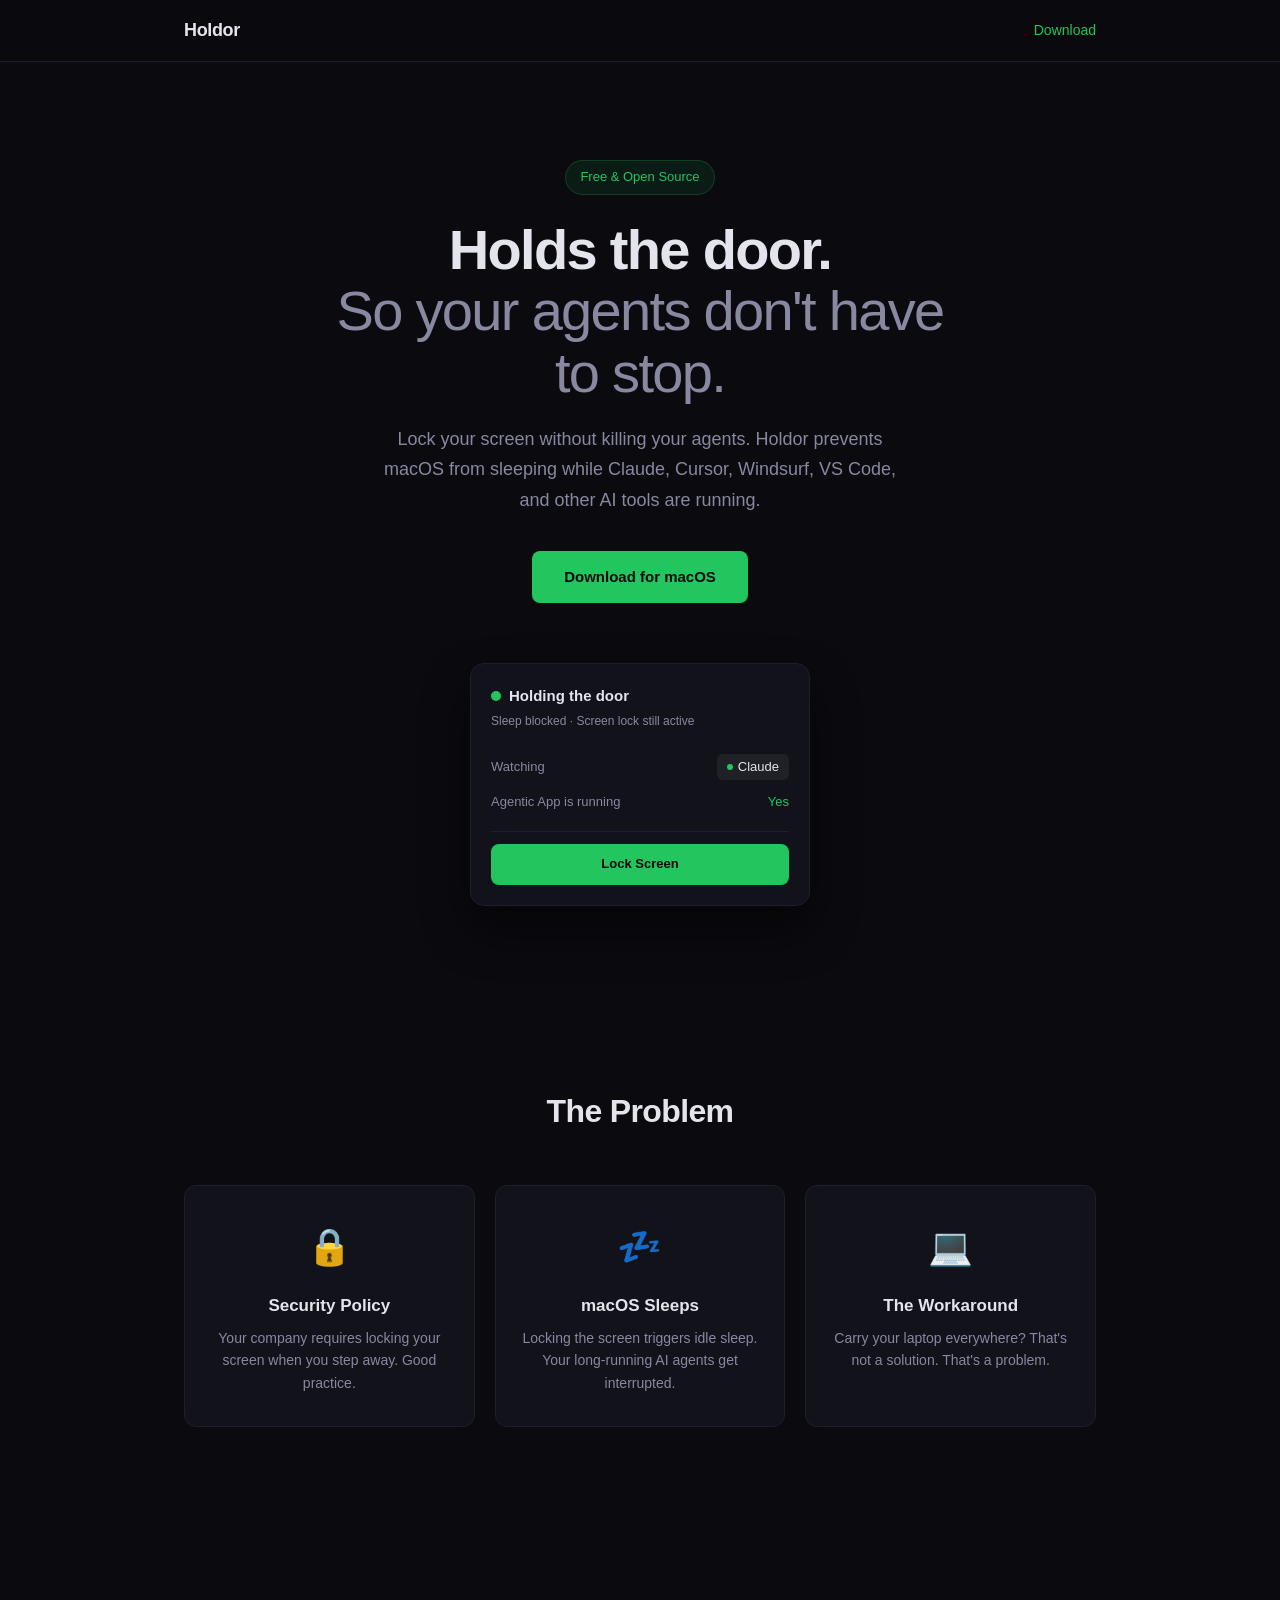
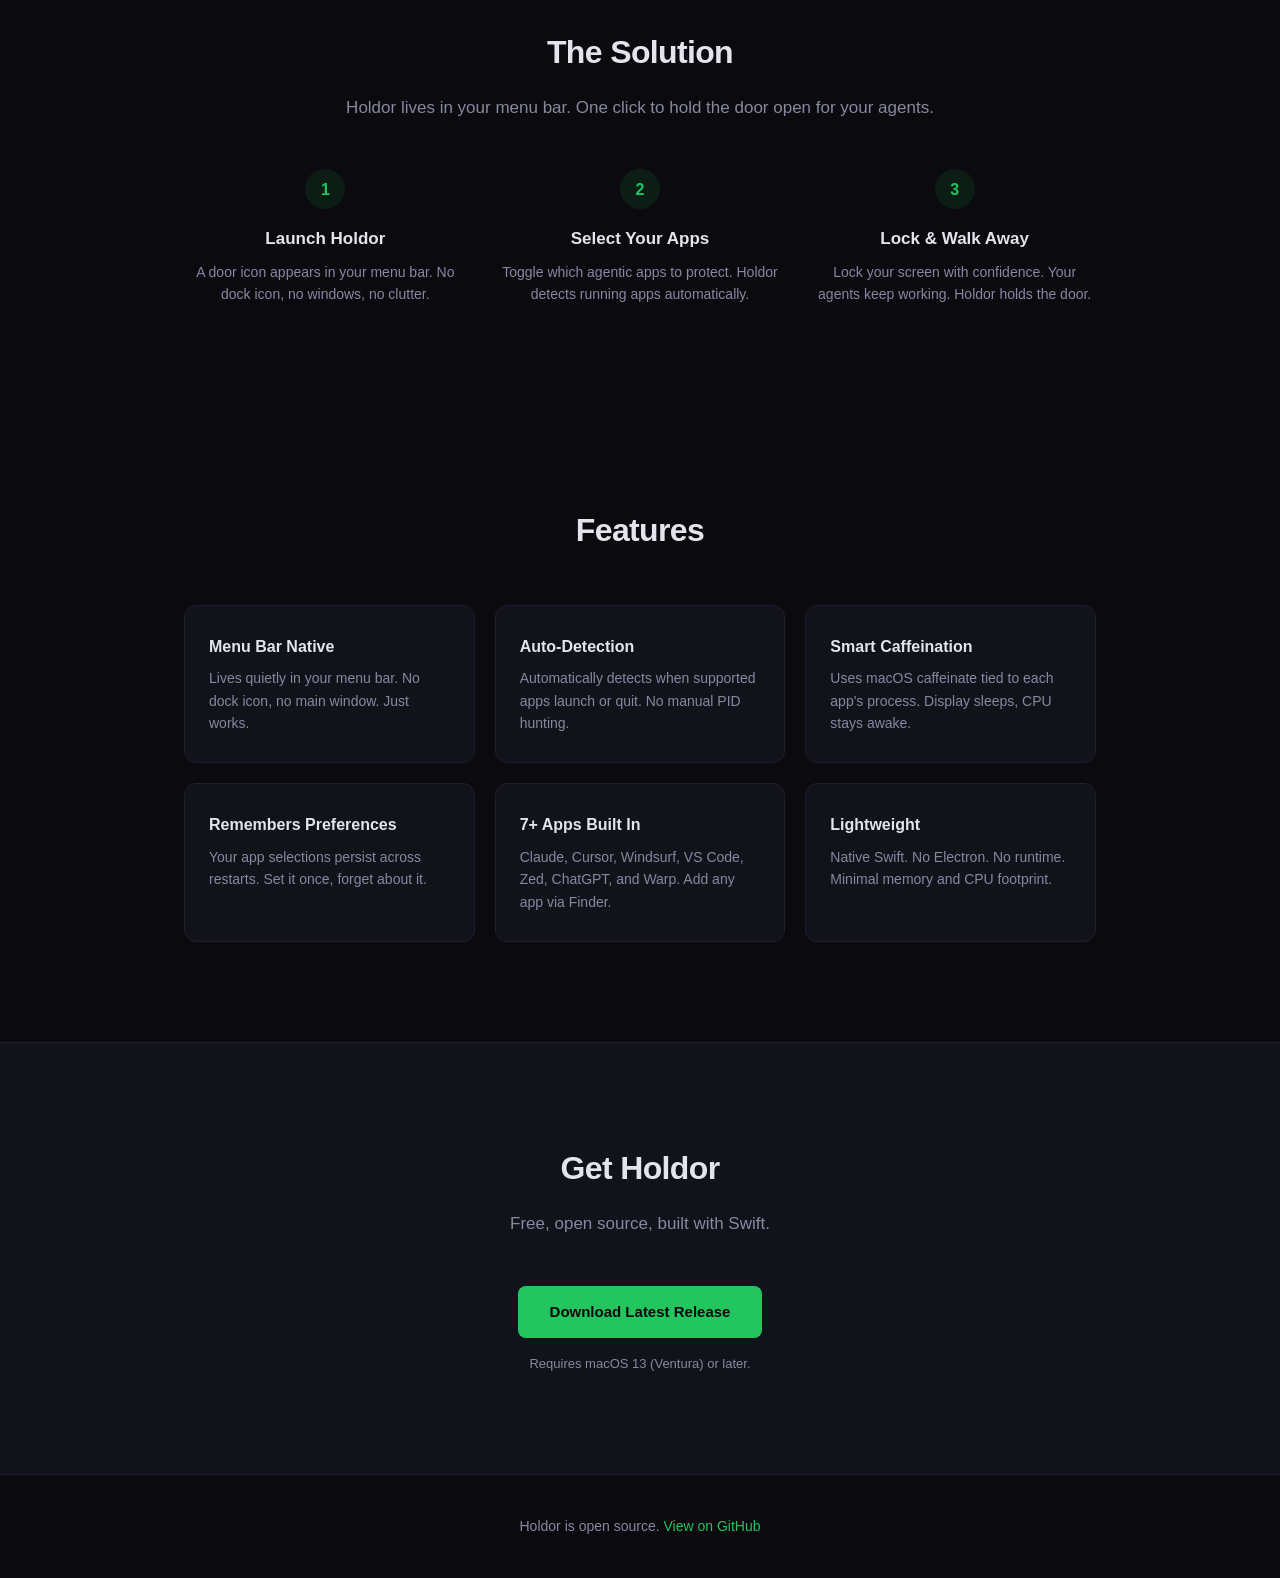
<file: landing/index.html>
<!DOCTYPE html>
<html lang="en">
<head>
    <meta charset="UTF-8">
    <meta name="viewport" content="width=device-width, initial-scale=1.0">
    <title>Holdor - Holds the Door. So Your Agents Don't Have to Stop.</title>
    <link rel="stylesheet" href="style.css">
</head>
<body>
    <nav>
        <div class="nav-inner">
            <span class="logo">Holdor</span>
            <a href="#download" class="nav-cta">Download</a>
        </div>
    </nav>

    <section class="hero">
        <div class="hero-badge">Free &amp; Open Source</div>
        <h1>Holds the door.<br><span class="hero-accent">So your agents don't have to stop.</span></h1>
        <p class="hero-sub">
            Lock your screen without killing your agents.
            Holdor prevents macOS from sleeping while Claude, Cursor, Windsurf, VS Code, and other AI tools are running.
        </p>
        <a href="#download" class="btn">Download for macOS</a>

        <div class="app-preview">
            <div class="app-preview-header">
                <div class="app-preview-dot"></div>
                <span class="app-preview-title">Holding the door</span>
            </div>
            <div class="app-preview-subtitle">Sleep blocked &middot; Screen lock still active</div>
            <div class="app-preview-row">
                <span class="app-preview-row-label">Watching</span>
                <span class="app-preview-app">
                    <span class="app-preview-app-dot" style="background: #22c55e"></span>
                    Claude
                </span>
            </div>
            <div class="app-preview-row">
                <span class="app-preview-row-label">Agentic App is running</span>
                <span class="app-preview-row-value active">Yes</span>
            </div>
            <div class="app-preview-divider"></div>
            <div class="app-preview-btn">Lock Screen</div>
        </div>
    </section>

    <section class="problem" id="problem">
        <div class="container">
            <h2>The Problem</h2>
            <div class="problem-grid">
                <div class="card">
                    <div class="card-icon">&#x1F512;</div>
                    <h3>Security Policy</h3>
                    <p>Your company requires locking your screen when you step away. Good practice.</p>
                </div>
                <div class="card">
                    <div class="card-icon">&#x1F4A4;</div>
                    <h3>macOS Sleeps</h3>
                    <p>Locking the screen triggers idle sleep. Your long-running AI agents get interrupted.</p>
                </div>
                <div class="card">
                    <div class="card-icon">&#x1F4BB;</div>
                    <h3>The Workaround</h3>
                    <p>Carry your laptop everywhere? That's not a solution. That's a problem.</p>
                </div>
            </div>
        </div>
    </section>

    <section class="solution" id="solution">
        <div class="container">
            <h2>The Solution</h2>
            <p class="section-sub">Holdor lives in your menu bar. One click to hold the door open for your agents.</p>
            <div class="steps">
                <div class="step">
                    <div class="step-num">1</div>
                    <h3>Launch Holdor</h3>
                    <p>A door icon appears in your menu bar. No dock icon, no windows, no clutter.</p>
                </div>
                <div class="step">
                    <div class="step-num">2</div>
                    <h3>Select Your Apps</h3>
                    <p>Toggle which agentic apps to protect. Holdor detects running apps automatically.</p>
                </div>
                <div class="step">
                    <div class="step-num">3</div>
                    <h3>Lock &amp; Walk Away</h3>
                    <p>Lock your screen with confidence. Your agents keep working. Holdor holds the door.</p>
                </div>
            </div>
        </div>
    </section>

    <section class="features" id="features">
        <div class="container">
            <h2>Features</h2>
            <div class="feature-grid">
                <div class="feature">
                    <h3>Menu Bar Native</h3>
                    <p>Lives quietly in your menu bar. No dock icon, no main window. Just works.</p>
                </div>
                <div class="feature">
                    <h3>Auto-Detection</h3>
                    <p>Automatically detects when supported apps launch or quit. No manual PID hunting.</p>
                </div>
                <div class="feature">
                    <h3>Smart Caffeination</h3>
                    <p>Uses macOS caffeinate tied to each app's process. Display sleeps, CPU stays awake.</p>
                </div>
                <div class="feature">
                    <h3>Remembers Preferences</h3>
                    <p>Your app selections persist across restarts. Set it once, forget about it.</p>
                </div>
                <div class="feature">
                    <h3>7+ Apps Built In</h3>
                    <p>Claude, Cursor, Windsurf, VS Code, Zed, ChatGPT, and Warp. Add any app via Finder.</p>
                </div>
                <div class="feature">
                    <h3>Lightweight</h3>
                    <p>Native Swift. No Electron. No runtime. Minimal memory and CPU footprint.</p>
                </div>
            </div>
        </div>
    </section>

    <section class="download" id="download">
        <div class="container">
            <h2>Get Holdor</h2>
            <p class="section-sub">Free, open source, built with Swift.</p>
            <a href="https://github.com/johannesnagl/holdor/releases" class="btn">Download Latest Release</a>
            <p class="download-note">Requires macOS 13 (Ventura) or later.</p>
        </div>
    </section>

    <footer>
        <div class="container">
            <p>Holdor is open source. <a href="https://github.com/johannesnagl/holdor">View on GitHub</a></p>
        </div>
    </footer>
</body>
</html>
</file>
<file: landing/style.css>
:root {
    --bg: #0a0a0f;
    --bg-card: #12121a;
    --bg-card-hover: #1a1a26;
    --text: #e4e4ed;
    --text-muted: #8888a0;
    --accent: #22c55e;
    --accent-hover: #16a34a;
    --accent-subtle: rgba(34, 197, 94, 0.1);
    --accent-border: rgba(34, 197, 94, 0.2);
    --border: #1e1e2e;
}

* {
    margin: 0;
    padding: 0;
    box-sizing: border-box;
}

body {
    font-family: -apple-system, BlinkMacSystemFont, "Segoe UI", Roboto, sans-serif;
    background: var(--bg);
    color: var(--text);
    line-height: 1.6;
    -webkit-font-smoothing: antialiased;
}

.container {
    max-width: 960px;
    margin: 0 auto;
    padding: 0 24px;
}

/* Nav */
nav {
    position: fixed;
    top: 0;
    left: 0;
    right: 0;
    z-index: 100;
    background: rgba(10, 10, 15, 0.85);
    backdrop-filter: blur(12px);
    border-bottom: 1px solid var(--border);
}

.nav-inner {
    max-width: 960px;
    margin: 0 auto;
    padding: 16px 24px;
    display: flex;
    justify-content: space-between;
    align-items: center;
}

.logo {
    font-weight: 700;
    font-size: 18px;
    letter-spacing: -0.02em;
}

.nav-cta {
    color: var(--accent);
    text-decoration: none;
    font-weight: 500;
    font-size: 14px;
}

.nav-cta:hover {
    color: var(--accent-hover);
}

/* Hero */
.hero {
    text-align: center;
    padding: 160px 24px 80px;
    max-width: 700px;
    margin: 0 auto;
}

.hero-badge {
    display: inline-block;
    padding: 6px 14px;
    background: var(--accent-subtle);
    border: 1px solid var(--accent-border);
    border-radius: 20px;
    font-size: 13px;
    color: var(--accent);
    margin-bottom: 24px;
}

.hero h1 {
    font-size: clamp(36px, 6vw, 56px);
    font-weight: 700;
    letter-spacing: -0.03em;
    line-height: 1.1;
    margin-bottom: 20px;
}

.hero-accent {
    color: var(--text-muted);
    font-weight: 400;
}

.hero-sub {
    font-size: 18px;
    color: var(--text-muted);
    max-width: 520px;
    margin: 0 auto 36px;
    line-height: 1.7;
}

.btn {
    display: inline-block;
    padding: 14px 32px;
    background: var(--accent);
    color: #0a0a0f;
    text-decoration: none;
    font-weight: 600;
    font-size: 15px;
    border-radius: 8px;
    transition: background 0.2s;
}

.btn:hover {
    background: var(--accent-hover);
}

/* App Preview */
.app-preview {
    max-width: 340px;
    margin: 60px auto 0;
    background: var(--bg-card);
    border: 1px solid var(--border);
    border-radius: 14px;
    padding: 20px;
    text-align: left;
    box-shadow: 0 24px 48px rgba(0, 0, 0, 0.4);
}

.app-preview-header {
    display: flex;
    align-items: center;
    gap: 8px;
    margin-bottom: 4px;
}

.app-preview-dot {
    width: 10px;
    height: 10px;
    border-radius: 50%;
    background: var(--accent);
}

.app-preview-title {
    font-size: 15px;
    font-weight: 700;
}

.app-preview-subtitle {
    font-size: 12px;
    color: var(--text-muted);
    margin-bottom: 16px;
}

.app-preview-row {
    display: flex;
    justify-content: space-between;
    align-items: center;
    padding: 6px 0;
}

.app-preview-row-label {
    font-size: 13px;
    color: var(--text-muted);
}

.app-preview-row-value {
    font-size: 13px;
    font-weight: 500;
}

.app-preview-row-value.active {
    color: var(--accent);
}

.app-preview-app {
    display: inline-flex;
    align-items: center;
    gap: 5px;
    padding: 3px 10px;
    background: rgba(255, 255, 255, 0.06);
    border-radius: 6px;
    font-size: 13px;
}

.app-preview-app-dot {
    width: 6px;
    height: 6px;
    border-radius: 50%;
}

.app-preview-divider {
    height: 1px;
    background: var(--border);
    margin: 12px 0;
}

.app-preview-btn {
    display: flex;
    align-items: center;
    justify-content: center;
    gap: 8px;
    width: 100%;
    padding: 10px;
    background: var(--accent);
    color: #0a0a0f;
    border: none;
    border-radius: 8px;
    font-size: 13px;
    font-weight: 600;
    cursor: default;
}

/* Problem */
.problem, .solution, .features, .download {
    padding: 100px 0;
}

h2 {
    font-size: 32px;
    font-weight: 700;
    letter-spacing: -0.02em;
    text-align: center;
    margin-bottom: 16px;
}

.section-sub {
    text-align: center;
    color: var(--text-muted);
    font-size: 17px;
    margin-bottom: 48px;
}

.problem-grid {
    display: grid;
    grid-template-columns: repeat(3, 1fr);
    gap: 20px;
    margin-top: 48px;
}

.card {
    background: var(--bg-card);
    border: 1px solid var(--border);
    border-radius: 12px;
    padding: 32px 24px;
    text-align: center;
    transition: background 0.2s;
}

.card:hover {
    background: var(--bg-card-hover);
}

.card-icon {
    font-size: 36px;
    margin-bottom: 16px;
}

.card h3 {
    font-size: 17px;
    margin-bottom: 8px;
}

.card p {
    font-size: 14px;
    color: var(--text-muted);
    line-height: 1.6;
}

/* Steps */
.steps {
    display: grid;
    grid-template-columns: repeat(3, 1fr);
    gap: 32px;
    margin-top: 48px;
}

.step {
    text-align: center;
}

.step-num {
    width: 40px;
    height: 40px;
    border-radius: 50%;
    background: var(--accent-subtle);
    color: var(--accent);
    display: inline-flex;
    align-items: center;
    justify-content: center;
    font-weight: 700;
    font-size: 16px;
    margin-bottom: 16px;
}

.step h3 {
    font-size: 17px;
    margin-bottom: 8px;
}

.step p {
    font-size: 14px;
    color: var(--text-muted);
    line-height: 1.6;
}

/* Features */
.feature-grid {
    display: grid;
    grid-template-columns: repeat(3, 1fr);
    gap: 20px;
    margin-top: 48px;
}

.feature {
    background: var(--bg-card);
    border: 1px solid var(--border);
    border-radius: 12px;
    padding: 28px 24px;
}

.feature h3 {
    font-size: 16px;
    margin-bottom: 8px;
}

.feature p {
    font-size: 14px;
    color: var(--text-muted);
    line-height: 1.6;
}

/* Download */
.download {
    text-align: center;
    background: var(--bg-card);
    border-top: 1px solid var(--border);
    border-bottom: 1px solid var(--border);
}

.download-note {
    margin-top: 16px;
    font-size: 13px;
    color: var(--text-muted);
}

/* Footer */
footer {
    padding: 40px 0;
    text-align: center;
    font-size: 14px;
    color: var(--text-muted);
}

footer a {
    color: var(--accent);
    text-decoration: none;
}

footer a:hover {
    text-decoration: underline;
}

/* Responsive */
@media (max-width: 640px) {
    .problem-grid,
    .steps,
    .feature-grid {
        grid-template-columns: 1fr;
    }

    .hero {
        padding: 120px 20px 60px;
    }

    .problem, .solution, .features, .download {
        padding: 60px 0;
    }
}
</file>
